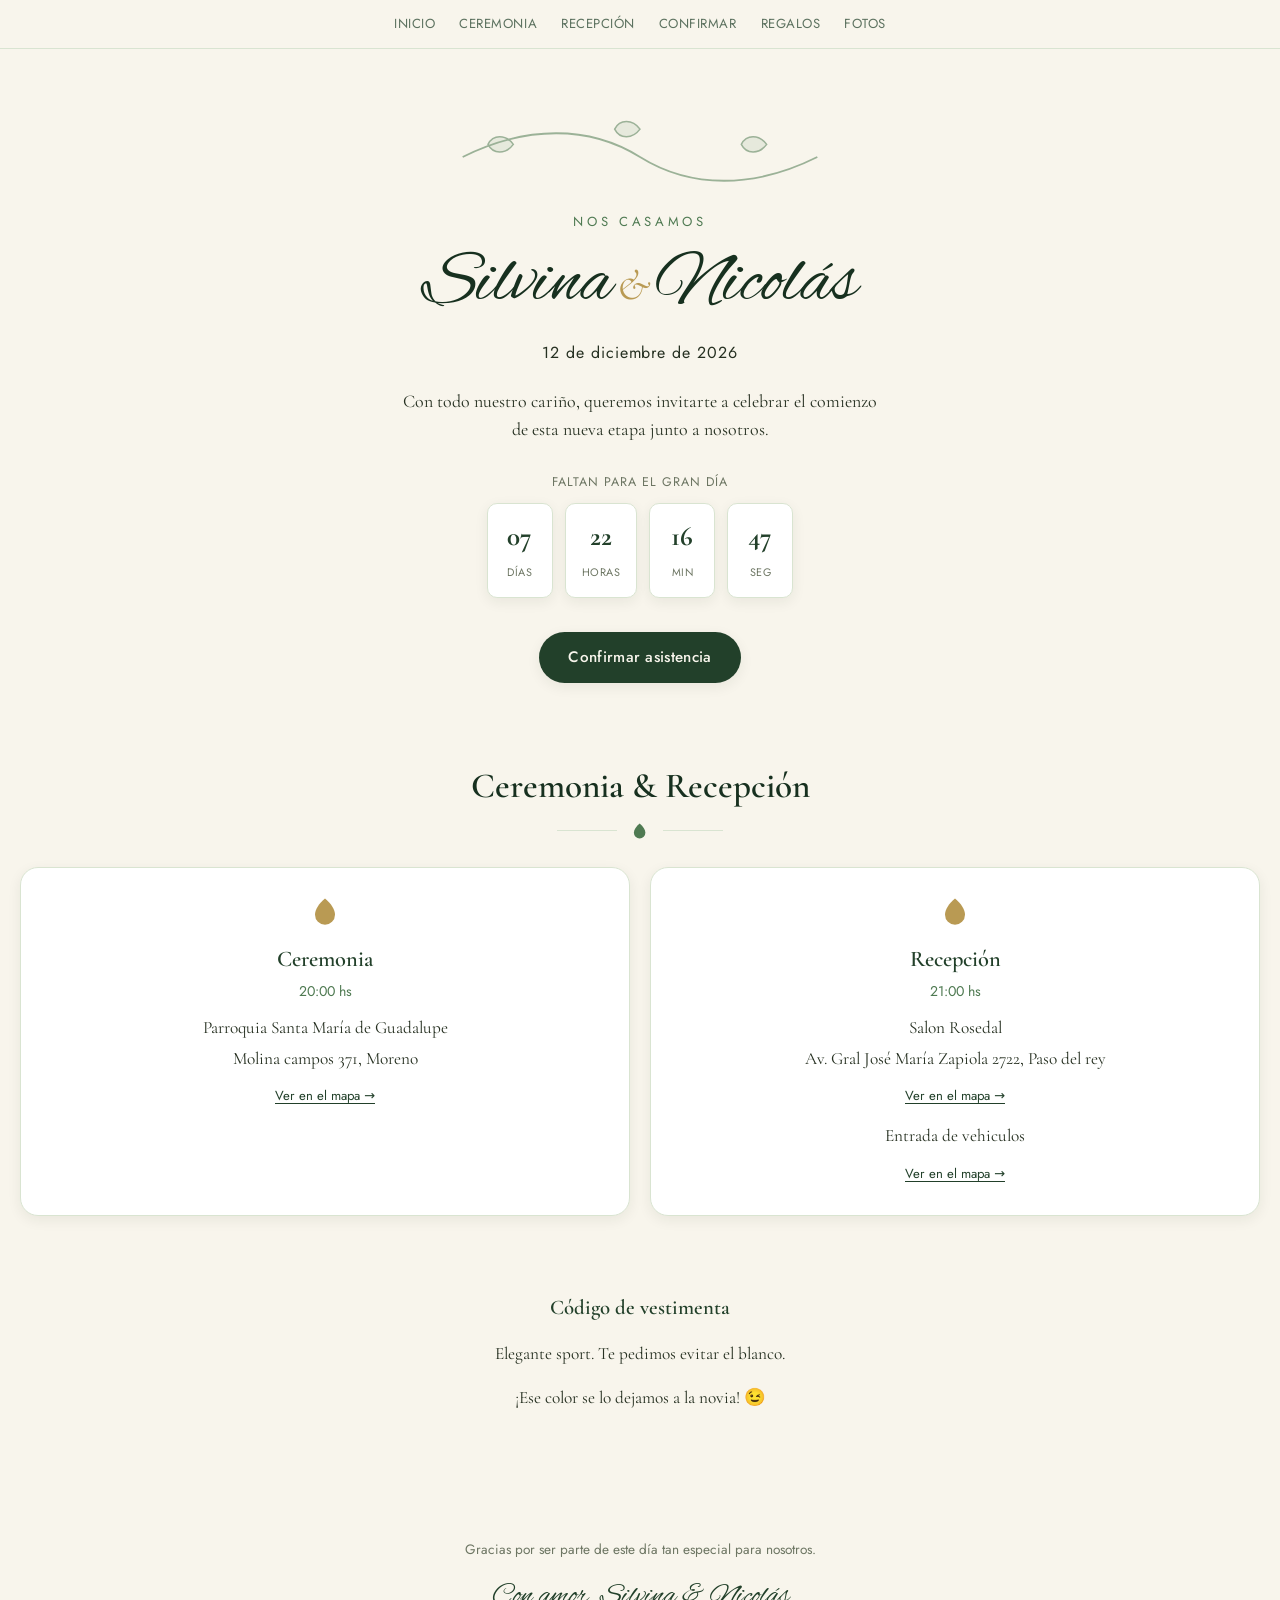
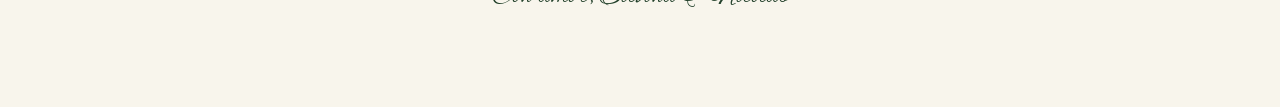
<file: index.html>
<!doctype html>
<html lang="es">
<head>
<meta charset="utf-8">
<meta name="viewport" content="width=device-width, initial-scale=1">
<title>Nuestra Boda</title>
<link rel="preconnect" href="https://fonts.googleapis.com">
<link rel="preconnect" href="https://fonts.gstatic.com" crossorigin>
<link href="https://fonts.googleapis.com/css2?family=Alex+Brush&family=Cormorant+Garamond:ital,wght@0,400;0,500;0,600;1,400&family=Jost:wght@400;500;600&display=swap" rel="stylesheet">
<link rel="stylesheet" href="theme.css">
<style>
  body { position: relative; }

  /* ---------- Hero ---------- */
  .hero {
    position: relative;
    z-index: 1;
    text-align: center;
    padding: 70px 20px 56px;
    overflow: hidden;
  }
  .hero-ornament {
    width: min(90vw, 380px);
    height: auto;
    color: var(--moss);
    opacity: 0.55;
    margin: 0 auto 8px;
  }
  .kicker {
    font-family: var(--sans);
    font-size: 0.82rem;
    letter-spacing: 0.28em;
    color: var(--moss);
    margin: 0 0 10px;
  }
  .couple-names {
    font-family: var(--script);
    font-weight: 400;
    font-size: clamp(2.6rem, 9vw, 4.6rem);
    color: var(--forest-deep);
    line-height: 1.15;
    margin: 0 0 14px;
  }
  .couple-names .amp { font-family: var(--serif); font-style: italic; font-size: 0.6em; color: var(--gold); padding: 0 6px; }
  .hero-date {
    font-family: var(--sans);
    font-size: 1rem;
    letter-spacing: 0.06em;
    color: var(--ink);
    margin: 0 0 22px;
  }
  .hero-welcome {
    max-width: 480px;
    margin: 0 auto 30px;
    color: var(--ink);
    font-size: 1.12rem;
  }

  /* ---------- Cuenta regresiva ---------- */
  .countdown-label {
    font-family: var(--sans);
    font-size: 0.78rem;
    letter-spacing: 0.08em;
    text-transform: uppercase;
    color: var(--muted);
    margin-bottom: 10px;
  }
  .countdown {
    display: flex;
    justify-content: center;
    gap: 12px;
    margin-bottom: 34px;
    flex-wrap: wrap;
  }
  .cd-box {
    background: var(--white);
    border: 1px solid var(--sage-light);
    border-radius: var(--radius-sm);
    padding: 12px 16px;
    min-width: 66px;
    box-shadow: var(--shadow-soft);
  }
  .cd-box strong { display: block; font-family: var(--serif); font-size: 1.7rem; color: var(--forest); }
  .cd-box span { font-family: var(--sans); font-size: 0.68rem; letter-spacing: 0.05em; text-transform: uppercase; color: var(--muted); }

  /* ---------- Secciones de evento ---------- */
  .section { position: relative; z-index: 1; padding: 20px 20px 56px; }
  .section-title {
    text-align: center;
    font-size: clamp(1.7rem, 5vw, 2.2rem);
    color: var(--forest-deep);
    margin-bottom: 6px;
  }
  .section-title-wrap { text-align: center; margin-bottom: 26px; }

  .event-grid {
    display: grid;
    grid-template-columns: 1fr;
    gap: 20px;
  }
  @media (min-width: 620px) {
    .event-grid { grid-template-columns: 1fr 1fr; }
  }
  .event-card { text-align: center; }
  .event-card .leaf-icon { width: 30px; height: 30px; color: var(--gold); margin-bottom: 10px; }
  .event-card h3 { font-size: 1.4rem; color: var(--forest); margin-bottom: 4px; }
  .event-card .event-time { font-family: var(--sans); font-size: 0.88rem; color: var(--moss); margin-bottom: 12px; }
  .event-card p { margin: 0 0 4px; color: var(--ink); }
  .event-card a.maps-link {
    display: inline-block;
    margin-top: 10px;
    font-family: var(--sans);
    font-size: 0.82rem;
    color: var(--forest);
    text-decoration: underline;
    text-underline-offset: 3px;
  }

  .dress-code { text-align: center; max-width: 480px; margin: 0 auto; }
  .dress-code h3 { color: var(--forest); font-size: 1.3rem; margin-bottom: 8px; }

  /* ---------- Footer ---------- */
  footer {
    position: relative;
    z-index: 1;
    text-align: center;
    padding: 40px 20px 60px;
    color: var(--muted);
    font-family: var(--sans);
    font-size: 0.85rem;
  }
  footer .signature { font-family: var(--script); font-size: 1.8rem; color: var(--forest); margin-top: 8px; }
</style>
</head>
<body>

<div class="leaves-bg" id="leaves-bg" aria-hidden="true"></div>

<nav class="site-nav">
  <a href="#inicio" id="nav-home"></a>
  <a href="#ceremonia" id="nav-ceremony"></a>
  <a href="#recepcion" id="nav-reception"></a>
  <a href="confirmar.html" id="nav-rsvp"></a>
  <a href="regalos.html" id="nav-wishlist"></a>
  <a href="fotos.html" id="nav-photos"></a>
</nav>

<header class="hero" id="inicio">
  <svg class="hero-ornament" viewBox="0 0 300 60" fill="none" xmlns="http://www.w3.org/2000/svg">
    <path d="M10 30 C 60 5, 110 5, 150 30 C 190 55, 240 55, 290 30" stroke="currentColor" stroke-width="1.4"/>
    <g stroke="currentColor" stroke-width="1.2" fill="currentColor">
      <path d="M50 20 C 44 12, 34 12, 30 20 C 34 28, 44 28, 50 20 Z" fill-opacity="0.18"/>
      <path d="M150 8 C 144 0, 134 0, 130 8 C 134 16, 144 16, 150 8 Z" fill-opacity="0.18"/>
      <path d="M250 20 C 244 12, 234 12, 230 20 C 234 28, 244 28, 250 20 Z" fill-opacity="0.18"/>
    </g>
  </svg>
  <p class="kicker" id="txt-kicker"></p>
  <h1 class="couple-names"><span id="txt-partner1"></span><span class="amp">&amp;</span><span id="txt-partner2"></span></h1>
  <p class="hero-date" id="txt-date-display"></p>
  <p class="hero-welcome" id="txt-welcome"></p>

  <p class="countdown-label" id="txt-countdown-label"></p>
  <div class="countdown" id="countdown">
    <div class="cd-box"><strong id="cd-days">00</strong><span id="cd-days-label"></span></div>
    <div class="cd-box"><strong id="cd-hours">00</strong><span id="cd-hours-label"></span></div>
    <div class="cd-box"><strong id="cd-minutes">00</strong><span id="cd-minutes-label"></span></div>
    <div class="cd-box"><strong id="cd-seconds">00</strong><span id="cd-seconds-label"></span></div>
  </div>

  <a href="confirmar.html" class="btn btn-primary" id="txt-cta" data-keep-guest></a>
</header>

<section class="section reveal" id="ceremonia">
  <div class="section-title-wrap">
    <h2 class="section-title" id="txt-section-ceremony"></h2>
    <div class="divider"><svg class="leaf-icon" viewBox="0 0 24 24" fill="currentColor"><path d="M12 2C7 6 4 11 4 15a8 8 0 0016 0c0-4-3-9-8-13z"/></svg></div>
  </div>
  <div class="event-grid">
    <div class="card event-card">
      <svg class="leaf-icon" viewBox="0 0 24 24" fill="currentColor"><path d="M12 2C7 6 4 11 4 15a8 8 0 0016 0c0-4-3-9-8-13z"/></svg>
      <h3 id="cer-title"></h3>
      <p class="event-time" id="cer-time"></p>
      <p id="cer-place"></p>
      <p id="cer-address"></p>
      <a class="maps-link" id="cer-maps" href="#" target="_blank" rel="noopener">Ver en el mapa →</a>
    </div>
    <div class="card event-card">
      <svg class="leaf-icon" viewBox="0 0 24 24" fill="currentColor"><path d="M12 2C7 6 4 11 4 15a8 8 0 0016 0c0-4-3-9-8-13z"/></svg>
      <h3 id="rec-title"></h3>
      <p class="event-time" id="rec-time"></p>
      <p id="rec-place"></p>
      <p id="rec-address"></p>
      <a class="maps-link" id="rec-maps" href="#" target="_blank" rel="noopener">Ver en el mapa →</a>
      <p id="rec-car-label" style="margin-top:14px;"></p>
      <a class="maps-link" id="rec-car-maps" href="#" target="_blank" rel="noopener">Ver en el mapa →</a>
    </div>
  </div>
</section>

<section class="section reveal dress-code" id="recepcion">
  <h3 id="dress-title"></h3>
  <p id="dress-text"></p>
  <p id="dress-text2"></p>
</section>

<footer>
  <p id="txt-footer-thanks"></p>
  <p class="signature" id="txt-footer-signature"></p>
</footer>

<script src="content.js?v=2"></script>
<script src="guests.js?v=2"></script>
<script>
(function () {
  'use strict';

  const C = CONTENT;
  const $ = (id) => document.getElementById(id);

  // ---------------------------------------------------------
  // Texto: aplica todo el contenido de content.js al DOM
  // ---------------------------------------------------------
  function applyContent() {
    document.title = C.siteTitle;

    $('nav-home').textContent = C.nav.home;
    $('nav-ceremony').textContent = C.nav.ceremony;
    $('nav-reception').textContent = C.nav.reception;
    $('nav-rsvp').textContent = C.nav.rsvp;
    $('nav-wishlist').textContent = C.nav.wishlist;
    $('nav-photos').textContent = C.nav.photos;

    $('txt-kicker').textContent = C.hero.kicker;
    $('txt-partner1').textContent = C.couple.partner1;
    $('txt-partner2').textContent = C.couple.partner2;
    $('txt-date-display').textContent = C.hero.dateDisplay;
    $('txt-welcome').textContent = C.hero.welcome;
    $('txt-cta').textContent = C.hero.ctaButton;

    $('txt-countdown-label').textContent = C.countdown.label;
    $('cd-days-label').textContent = C.countdown.days;
    $('cd-hours-label').textContent = C.countdown.hours;
    $('cd-minutes-label').textContent = C.countdown.minutes;
    $('cd-seconds-label').textContent = C.countdown.seconds;

    $('txt-section-ceremony').textContent = C.nav.ceremony + ' & ' + C.nav.reception;

    $('cer-title').textContent = C.ceremony.title;
    $('cer-time').textContent = C.ceremony.time;
    $('cer-place').textContent = C.ceremony.place;
    $('cer-address').textContent = C.ceremony.address;
    $('cer-maps').href = C.ceremony.mapsUrl;

    $('rec-title').textContent = C.reception.title;
    $('rec-time').textContent = C.reception.time;
    $('rec-place').textContent = C.reception.place;
    $('rec-address').textContent = C.reception.address;
    $('rec-maps').href = C.reception.mapsUrl;
    $('rec-car-label').textContent = C.reception.carEntranceLabel;
    $('rec-car-maps').href = C.reception.carEntranceMapsUrl;

    $('dress-title').textContent = C.dressCode.title;
    $('dress-text').textContent = C.dressCode.text;
    $('dress-text2').textContent = C.dressCode.text2;

    $('txt-footer-thanks').textContent = C.footer.thanks;
    $('txt-footer-signature').textContent = C.footer.signature;
  }

  // ---------------------------------------------------------
  // Hojas flotantes decorativas
  // ---------------------------------------------------------
  function spawnLeaves() {
    const host = $('leaves-bg');
    const total = 9;
    for (let i = 0; i < total; i++) {
      const size = 14 + (i % 4) * 6;
      const left = (i * 97) % 100;
      const duration = 14 + (i % 5) * 4;
      const delay = -(i * 3.4);
      const svg = document.createElementNS('http://www.w3.org/2000/svg', 'svg');
      svg.setAttribute('viewBox', '0 0 24 24');
      svg.setAttribute('fill', 'currentColor');
      svg.classList.add('leaf-float');
      svg.style.left = left + '%';
      svg.style.width = size + 'px';
      svg.style.height = size + 'px';
      svg.style.animationDuration = duration + 's';
      svg.style.animationDelay = delay + 's';
      svg.innerHTML = '<path d="M12 2C7 6 4 11 4 15a8 8 0 0016 0c0-4-3-9-8-13z"/>';
      host.appendChild(svg);
    }
  }

  // ---------------------------------------------------------
  // Cuenta regresiva
  // ---------------------------------------------------------
  function startCountdown() {
    const target = new Date(C.eventDateISO).getTime();
    function tick() {
      const diff = target - Date.now();
      if (isNaN(target)) return;
      if (diff <= 0) {
        $('countdown').innerHTML = '<p style="font-family:var(--sans);color:var(--forest);">' + C.countdown.todayMessage + '</p>';
        clearInterval(timer);
        return;
      }
      const d = Math.floor(diff / 86400000);
      const h = Math.floor((diff % 86400000) / 3600000);
      const m = Math.floor((diff % 3600000) / 60000);
      const s = Math.floor((diff % 60000) / 1000);
      $('cd-days').textContent = String(d).padStart(2, '0');
      $('cd-hours').textContent = String(h).padStart(2, '0');
      $('cd-minutes').textContent = String(m).padStart(2, '0');
      $('cd-seconds').textContent = String(s).padStart(2, '0');
    }
    tick();
    const timer = setInterval(tick, 1000);
  }

  // ---------------------------------------------------------
  // Revelado al hacer scroll
  // ---------------------------------------------------------
  function startRevealObserver() {
    const items = document.querySelectorAll('.reveal');
    if (!('IntersectionObserver' in window)) {
      items.forEach((el) => el.classList.add('in-view'));
      return;
    }
    const obs = new IntersectionObserver((entries) => {
      entries.forEach((entry) => {
        if (entry.isIntersecting) {
          entry.target.classList.add('in-view');
          obs.unobserve(entry.target);
        }
      });
    }, { threshold: 0.15 });
    items.forEach((el) => obs.observe(el));
  }

  // ---------------------------------------------------------
  // Arranque
  // ---------------------------------------------------------
  document.addEventListener('DOMContentLoaded', () => {
    applyContent();
    spawnLeaves();
    startCountdown();
    startRevealObserver();
    // Sin localStorage: si llegamos con ?g= (por ejemplo desde el
    // menú de otra página), lo reenviamos a todos los links propios
    // para que la identidad no se pierda al seguir navegando.
    applyGuestParamToNav(getGuestParamFromUrl());
  });
})();
</script>
</body>
</html>
</file>
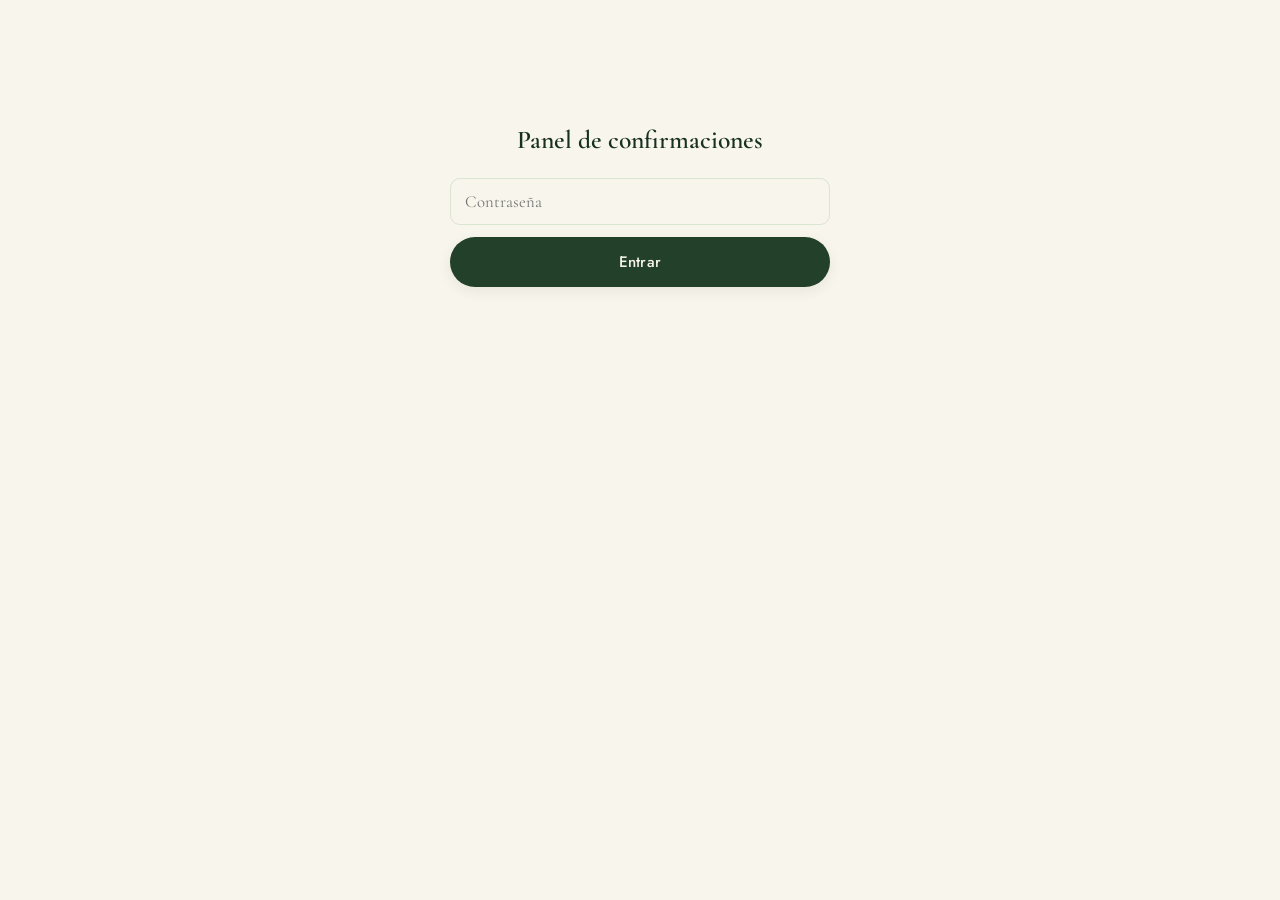
<file: confirmados.html>
<!doctype html>
<html lang="es">
<head>
<meta charset="utf-8">
<meta name="viewport" content="width=device-width, initial-scale=1">
<title>Panel de confirmaciones</title>
<link rel="preconnect" href="https://fonts.googleapis.com">
<link rel="preconnect" href="https://fonts.gstatic.com" crossorigin>
<link href="https://fonts.googleapis.com/css2?family=Cormorant+Garamond:ital,wght@0,400;0,500;0,600;1,400&family=Jost:wght@400;500;600&display=swap" rel="stylesheet">
<link rel="stylesheet" href="theme.css">
<style>
  body { padding: 40px 16px 80px; }
  .wrap { max-width: 900px; margin: 0 auto; }

  #gate { max-width: 380px; margin: 80px auto; text-align: center; }
  #gate h1 { font-size: 1.6rem; color: var(--forest-deep); margin-bottom: 18px; }
  #gate input { margin-bottom: 12px; }
  #gate .btn { width: 100%; justify-content: center; }
  #gate-error { margin-top: 10px; }

  #panel h1 { font-size: 1.8rem; color: var(--forest-deep); margin-bottom: 24px; text-align: center; }

  .stats-grid {
    display: grid;
    grid-template-columns: repeat(2, 1fr);
    gap: 14px;
    margin-bottom: 32px;
  }
  @media (min-width: 560px) { .stats-grid { grid-template-columns: repeat(auto-fit, minmax(130px, 1fr)); } }

  .back-link { display: inline-block; margin-bottom: 18px; font-family: var(--sans); font-size: 0.85rem; color: var(--moss); text-decoration: none; }
  .back-link:hover { text-decoration: underline; }

  #pending-list { list-style: none; padding: 0; margin: 0; display: flex; flex-direction: column; gap: 10px; }
  #pending-list li {
    background: var(--white);
    border: 1px solid var(--sage-light);
    border-radius: var(--radius-sm);
    padding: 12px 16px;
    font-family: var(--sans);
    display: flex; align-items: center; justify-content: space-between; gap: 12px;
    font-size: 0.9rem;
  }
  #pending-list li strong { color: var(--forest); font-family: var(--serif); font-size: 1.05rem; display: block; }
  #pending-list li span { color: var(--muted); font-size: 0.8rem; }
  #pending-list .copy-link-btn { flex: none; font-family: var(--sans); font-size: 0.8rem; padding: 8px 12px; border: 1px solid var(--sage-light); border-radius: var(--radius-sm); background: var(--cream-deep); color: var(--forest); cursor: pointer; }
  #pending-list .copy-link-btn.copied { color: var(--ok); border-color: var(--ok); }
  .pending-hint { color: var(--muted); font-family: var(--sans); font-size: 0.85rem; }
  .stat { text-align: center; padding: 18px 10px; }
  .stat strong { display: block; font-size: 2rem; color: var(--forest); font-family: var(--serif); }
  .stat span { font-family: var(--sans); font-size: 0.75rem; color: var(--muted); text-transform: uppercase; letter-spacing: 0.03em; }

  h2 { font-size: 1.2rem; color: var(--forest); margin: 30px 0 12px; }

  #diet-breakdown { list-style: none; padding: 0; margin: 0; display: flex; flex-wrap: wrap; gap: 10px; }
  #diet-breakdown li {
    font-family: var(--sans);
    font-size: 0.85rem;
    background: var(--white);
    border: 1px solid var(--sage-light);
    border-radius: 999px;
    padding: 8px 16px;
  }
  #diet-breakdown li strong { color: var(--forest); }

  .table-controls { display: flex; justify-content: flex-end; gap: 10px; margin: 20px 0 10px; }

  .table-scroll { overflow-x: auto; border: 1px solid var(--sage-light); border-radius: var(--radius-sm); background: var(--white); }
  table { width: 100%; border-collapse: collapse; font-family: var(--sans); font-size: 0.88rem; min-width: 560px; }
  th, td { text-align: left; padding: 10px 14px; border-bottom: 1px solid var(--sage-light); white-space: nowrap; }
  th { background: var(--cream-deep); color: var(--forest-deep); font-weight: 600; }
  tr:last-child td { border-bottom: none; }
  td.attend-yes { color: var(--ok); font-weight: 600; }
  td.attend-no { color: var(--error); font-weight: 600; }

  #comments-list { list-style: none; padding: 0; margin: 0; }
  #comments-list li {
    background: var(--white);
    border: 1px solid var(--sage-light);
    border-radius: var(--radius-sm);
    padding: 12px 16px;
    margin-bottom: 10px;
  }
  #comments-list li strong { color: var(--forest); display: block; font-family: var(--sans); font-size: 0.78rem; text-transform: uppercase; letter-spacing: 0.03em; margin-bottom: 4px; }

  .empty { text-align: center; color: var(--muted); padding: 30px 0; font-family: var(--sans); }

</style>
</head>
<body>

<div class="wrap">
  <div id="gate">
    <h1 id="gate-title"></h1>
    <input type="password" id="admin-pass" autocomplete="off">
    <button class="btn btn-primary" id="gate-btn"></button>
    <div id="gate-error" class="status-msg error"></div>
  </div>

  <div id="panel" hidden>
    <a class="back-link" href="index.html" id="back-link"></a>
    <h1 id="panel-heading"></h1>

    <div class="stats-grid">
      <div class="card stat"><strong id="stat-parties">0</strong><span id="lbl-stat-parties"></span></div>
      <div class="card stat"><strong id="stat-people">0</strong><span id="lbl-stat-people"></span></div>
      <div class="card stat"><strong id="stat-attending">0</strong><span id="lbl-stat-attending"></span></div>
      <div class="card stat"><strong id="stat-not-attending">0</strong><span id="lbl-stat-not-attending"></span></div>
      <div class="card stat" id="stat-pending-card" hidden><strong id="stat-pending">0</strong><span id="lbl-stat-pending"></span></div>
      <div class="card stat" id="stat-pending-people-card" hidden><strong id="stat-pending-people">0</strong><span id="lbl-stat-pending-people"></span></div>
    </div>

    <h2 id="pending-title"></h2>
    <ul id="pending-list"></ul>
    <p class="empty" id="pending-empty" hidden></p>
    <p class="pending-hint" id="pending-hint" hidden></p>

    <h2 id="diet-title"></h2>
    <ul id="diet-breakdown"></ul>

    <div class="table-controls">
      <button class="btn btn-outline" id="export-csv-btn"></button>
      <button class="btn btn-outline" id="refresh-btn"></button>
    </div>

    <div class="table-scroll">
      <table>
        <thead>
          <tr>
            <th id="th-group"></th>
            <th id="th-name"></th>
            <th id="th-attending"></th>
            <th id="th-diet"></th>
            <th id="th-updated"></th>
          </tr>
        </thead>
        <tbody id="rsvp-tbody"></tbody>
      </table>
      <p class="empty" id="table-empty" hidden></p>
    </div>

    <h2 id="comments-title"></h2>
    <ul id="comments-list"></ul>
    <p class="empty" id="comments-empty" hidden></p>

  </div>
</div>

<script src="config.js?v=2"></script>
<script src="content.js?v=2"></script>
<script src="guests.js?v=2"></script>
<script>
(function () {
  'use strict';

  const C = CONTENT.admin;
  const DIET_LABELS = CONTENT.rsvp.dietOptions;
  const $ = (id) => document.getElementById(id);

  let latestRsvps = null;
  let sessionPassword = null;

  function applyStaticText() {
    $('back-link').textContent = CONTENT.common.backToInvite;
    $('gate-title').textContent = C.title;
    $('admin-pass').placeholder = C.passwordPlaceholder;
    $('gate-btn').textContent = C.enter;
    $('panel-heading').textContent = C.heading;
    $('lbl-stat-parties').textContent = C.statParties;
    $('lbl-stat-people').textContent = C.statPeople;
    $('lbl-stat-attending').textContent = C.statAttending;
    $('lbl-stat-not-attending').textContent = C.statNotAttending;
    $('lbl-stat-pending').textContent = C.statPending;
    $('lbl-stat-pending-people').textContent = C.statPendingPeople;
    $('pending-title').textContent = C.pendingTitle;
    $('pending-empty').textContent = C.pendingEmpty;
    $('pending-hint').textContent = C.pendingSetupHint;
    $('diet-title').textContent = C.dietBreakdownTitle;
    $('th-group').textContent = C.tableGroup;
    $('th-name').textContent = C.tableName;
    $('th-attending').textContent = C.tableAttending;
    $('th-diet').textContent = C.tableDiet;
    $('th-updated').textContent = C.tableUpdated;
    $('export-csv-btn').textContent = C.exportCsv;
    $('refresh-btn').textContent = C.refresh;
    $('comments-title').textContent = C.commentsTitle;
    $('table-empty').textContent = C.empty;
    $('comments-empty').textContent = C.noComments;
  }

  function dietLabel(person) {
    if (!person.diet || person.diet.length === 0) return '—';
    return person.diet.map((key) => {
      if (key === 'other' && person.dietOther) return DIET_LABELS.other + ': ' + person.dietOther;
      return DIET_LABELS[key] || key;
    }).join(', ');
  }

  function formatDate(iso) {
    try {
      return new Date(iso).toLocaleString('es-AR', { dateStyle: 'medium', timeStyle: 'short' });
    } catch (e) {
      return iso || '';
    }
  }

  function render(rsvps) {
    latestRsvps = rsvps;
    const parties = Object.values(rsvps || {}).filter(hasAnswered);
    const allPeople = parties.flatMap((party) => party.people.map((p) => ({ ...p, group: party.label || party.guest, updatedAt: party.updatedAt })));

    const attending = allPeople.filter((p) => p.attending);
    const notAttending = allPeople.filter((p) => !p.attending);

    $('stat-parties').textContent = parties.length;
    $('stat-people').textContent = allPeople.length;
    $('stat-attending').textContent = attending.length;
    $('stat-not-attending').textContent = notAttending.length;

    renderPending(rsvps);

    const dietCounts = {};
    attending.forEach((p) => {
      (p.diet || []).forEach((key) => {
        const label = key === 'other' ? DIET_LABELS.other : (DIET_LABELS[key] || key);
        dietCounts[label] = (dietCounts[label] || 0) + 1;
      });
    });
    const dietEntries = Object.entries(dietCounts);
    $('diet-breakdown').innerHTML = dietEntries.length
      ? dietEntries.map(([label, count]) => '<li><strong>' + count + '</strong> ' + escapeHtml(label) + '</li>').join('')
      : '<li>—</li>';

    const tbody = $('rsvp-tbody');
    tbody.innerHTML = '';
    $('table-empty').hidden = allPeople.length > 0;
    allPeople
      .sort((a, b) => (a.group || '').localeCompare(b.group || ''))
      .forEach((p) => {
        const tr = document.createElement('tr');
        tr.innerHTML =
          '<td>' + escapeHtml(p.group) + '</td>' +
          '<td>' + escapeHtml(p.name) + '</td>' +
          '<td class="' + (p.attending ? 'attend-yes' : 'attend-no') + '">' + (p.attending ? C.yes : C.no) + '</td>' +
          '<td>' + escapeHtml(dietLabel(p)) + '</td>' +
          '<td>' + escapeHtml(formatDate(p.updatedAt)) + '</td>';
        tbody.appendChild(tr);
      });

    const commentsList = $('comments-list');
    const withComments = parties.filter((p) => p.comments && p.comments.trim());
    commentsList.innerHTML = withComments
      .map((p) => '<li><strong>' + escapeHtml(p.label || p.guest) + '</strong>' + escapeHtml(p.comments) + '</li>')
      .join('');
    $('comments-empty').hidden = withComments.length > 0;

  }


  // ¿Este grupo ya respondió? (alguna persona tiene sí/no marcado)
  function hasAnswered(rec) {
    return !!rec && Array.isArray(rec.people) &&
      rec.people.some((p) => typeof p.attending === 'boolean');
  }

  // Los grupos "precargados" son los registros de rsvps.json en Drive
  // que todavía no tienen ninguna respuesta.
  function renderPending(rsvps) {
    const all = Object.values(rsvps || {});
    const hasGroups = all.length > 0;
    $('pending-hint').hidden = hasGroups;
    $('stat-pending-card').hidden = !hasGroups;
    $('stat-pending-people-card').hidden = !hasGroups;
    if (!hasGroups) {
      $('pending-list').innerHTML = '';
      $('pending-empty').hidden = true;
      return;
    }

    const pending = all.filter((r) => !hasAnswered(r));
    $('stat-pending').textContent = pending.length;
    $('stat-pending-people').textContent = pending.reduce((n, r) => n + (r.people ? r.people.length : 0), 0);

    $('pending-list').innerHTML = pending
      .map((r) => {
        const names = (r.people && r.people.length) ? escapeHtml(r.people.map((p) => p.name).join(', ')) : '';
        const namesLine = names ? '<span>' + names + '</span>' : '';
        return '<li><div><strong>' + escapeHtml(r.label || r.guest) + '</strong>' + namesLine + '</div>' +
          '<button type="button" class="copy-link-btn" data-slug="' + escapeHtml(r.guest) + '">' + escapeHtml(CONTENT.admin.copyLink) + '</button></li>';
      })
      .join('');
    $('pending-empty').hidden = pending.length > 0;
  }

  function escapeHtml(str) {
    const div = document.createElement('div');
    div.textContent = str == null ? '' : String(str);
    return div.innerHTML;
  }



  async function fetchSummary(password) {
    const res = await fetch(APPS_SCRIPT_URL, {
      method: 'POST',
      headers: { 'Content-Type': 'text/plain;charset=utf-8' },
      body: JSON.stringify({ action: 'summary', key: password })
    });
    return res.json();
  }

  async function tryEnter(password) {
    $('gate-error').textContent = '';
    const result = await fetchSummary(password);
    if (!result.ok) {
      $('gate-error').textContent = C.wrongPassword;
      return;
    }
    sessionPassword = password;
    sessionStorage.setItem('weddingAdminPass', password);
    $('gate').hidden = true;
    $('panel').hidden = false;
    render(result.rsvps);
  }

  function csvEscape(value) {
    const str = String(value == null ? '' : value);
    if (/[",\n]/.test(str)) return '"' + str.replace(/"/g, '""') + '"';
    return str;
  }

  function exportCsv() {
    if (!latestRsvps) return;
    const rows = [['Grupo', 'Nombre', 'Asiste', 'Restricciones', 'Comentarios', 'Actualizado']];
    Object.values(latestRsvps).forEach((party) => {
      (party.people || []).forEach((p) => {
        rows.push([
          party.label || party.guest,
          p.name,
          typeof p.attending === 'boolean' ? (p.attending ? C.yes : C.no) : C.noAnswer,
          dietLabel(p),
          party.comments || '',
          party.updatedAt ? formatDate(party.updatedAt) : ''
        ]);
      });
    });
    const csv = rows.map((row) => row.map(csvEscape).join(',')).join('\n');
    const blob = new Blob([csv], { type: 'text/csv;charset=utf-8;' });
    const url = URL.createObjectURL(blob);
    const a = document.createElement('a');
    a.href = url;
    a.download = 'confirmaciones.csv';
    document.body.appendChild(a);
    a.click();
    a.remove();
    URL.revokeObjectURL(url);
  }

  document.addEventListener('DOMContentLoaded', () => {
    applyStaticText();

    $('gate-btn').addEventListener('click', () => tryEnter($('admin-pass').value));
    $('admin-pass').addEventListener('keydown', (e) => {
      if (e.key === 'Enter') { e.preventDefault(); $('gate-btn').click(); }
    });
    $('refresh-btn').addEventListener('click', async () => {
      if (!sessionPassword) return;
      const result = await fetchSummary(sessionPassword);
      if (result.ok) render(result.rsvps);
    });
    $('export-csv-btn').addEventListener('click', exportCsv);

    $('pending-list').addEventListener('click', async (e) => {
      const btn = e.target.closest('.copy-link-btn');
      if (!btn) return;
      const link = new URL('index.html?g=' + encodeURIComponent(btn.dataset.slug), window.location.href).href;
      try {
        await navigator.clipboard.writeText(link);
      } catch (err) {
        window.prompt(CONTENT.admin.copyLinkFallback, link);
        return;
      }
      btn.textContent = CONTENT.admin.linkCopied;
      btn.classList.add('copied');
      setTimeout(() => { btn.textContent = CONTENT.admin.copyLink; btn.classList.remove('copied'); }, 1800);
    });

    const remembered = sessionStorage.getItem('weddingAdminPass');
    if (remembered) {
      $('admin-pass').value = remembered;
      tryEnter(remembered);
    }
  });
})();
</script>
</body>
</html>
</file>
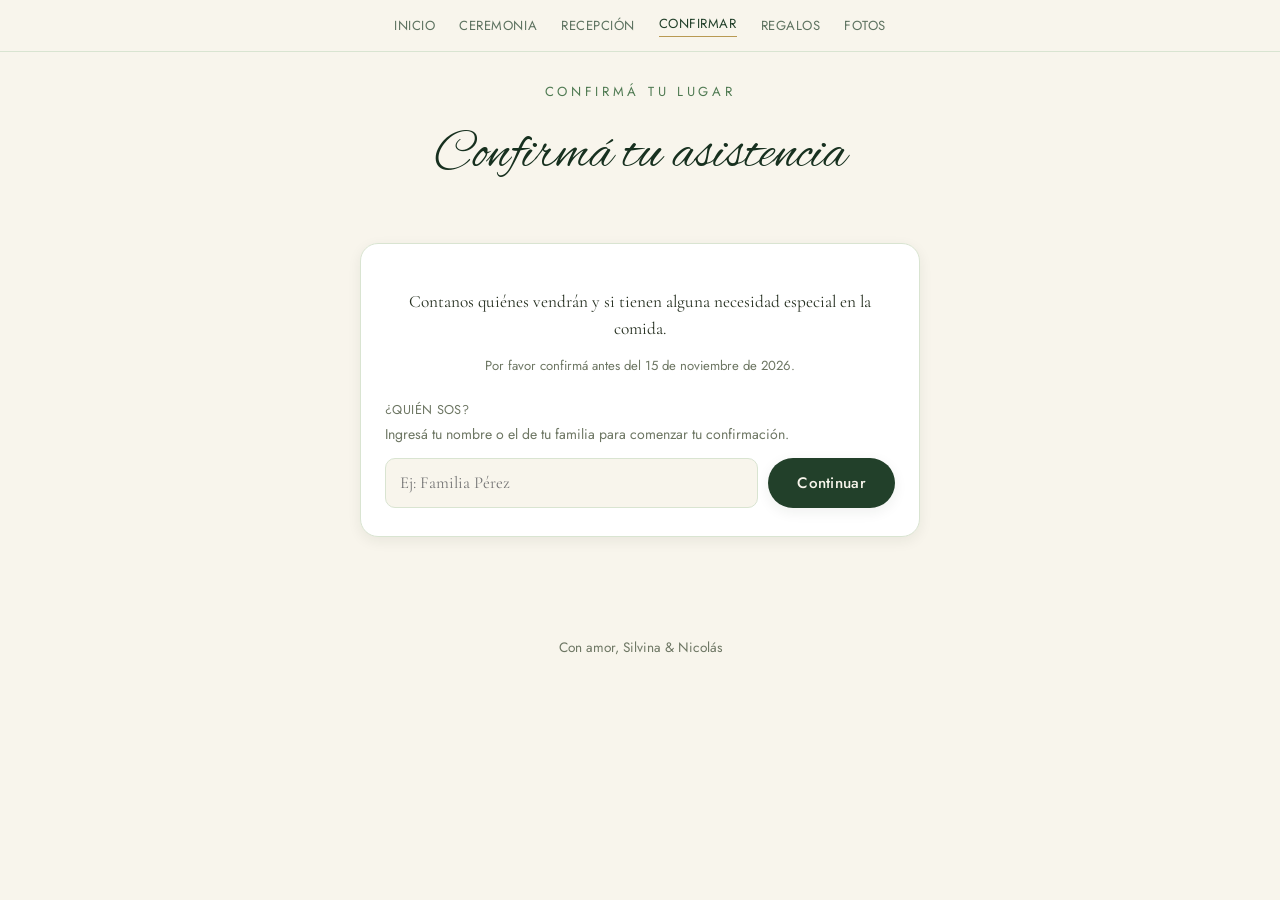
<file: confirmar.html>
<!doctype html>
<html lang="es">
<head>
<meta charset="utf-8">
<meta name="viewport" content="width=device-width, initial-scale=1">
<title>Confirmar asistencia</title>
<link rel="preconnect" href="https://fonts.googleapis.com">
<link rel="preconnect" href="https://fonts.gstatic.com" crossorigin>
<link href="https://fonts.googleapis.com/css2?family=Alex+Brush&family=Cormorant+Garamond:ital,wght@0,400;0,500;0,600;1,400&family=Jost:wght@400;500;600&display=swap" rel="stylesheet">
<link rel="stylesheet" href="theme.css">
<style>
  body { position: relative; }

  #setup-warning {
    position: relative;
    z-index: 2;
    background: #fff3ea;
    border-bottom: 1px solid var(--gold);
    color: #6b4a2c;
    padding: 12px 20px;
    font-family: var(--sans);
    font-size: 0.85rem;
    text-align: center;
    display: none;
  }

  header.hero {
    position: relative;
    z-index: 1;
    text-align: center;
    padding: 30px 20px 10px;
  }
  .kicker {
    font-family: var(--sans);
    font-size: 0.82rem;
    letter-spacing: 0.28em;
    color: var(--moss);
    margin: 0 0 10px;
  }
  h1.page-title {
    font-family: var(--script);
    font-weight: 400;
    font-size: clamp(2.2rem, 8vw, 3.4rem);
    color: var(--forest-deep);
    margin: 0 0 16px;
  }

  .section { position: relative; z-index: 1; padding: 20px 20px 56px; }

  /* ---------- RSVP ---------- */
  .rsvp-card { max-width: 560px; margin: 0 auto; }
  .rsvp-intro { text-align: center; color: var(--ink); margin-bottom: 4px; }
  .rsvp-deadline { text-align: center; font-family: var(--sans); font-size: 0.82rem; color: var(--muted); margin-bottom: 24px; }

  .identify-row { display: flex; gap: 10px; flex-wrap: wrap; }
  .identify-row input { flex: 1; min-width: 180px; }

  .confirming-for {
    font-family: var(--sans);
    font-size: 0.85rem;
    color: var(--muted);
    margin-bottom: 20px;
    display: flex;
    align-items: center;
    justify-content: space-between;
    flex-wrap: wrap;
    gap: 8px;
  }
  .confirming-for strong { color: var(--forest); font-family: var(--serif); font-size: 1.05rem; }

  .person-row {
    border: 1px solid var(--sage-light);
    border-radius: var(--radius-sm);
    padding: 18px;
    margin-bottom: 16px;
    background: var(--cream);
  }
  .person-row-top { display: flex; gap: 10px; align-items: flex-end; margin-bottom: 14px; }
  .person-row-top .field { flex: 1; }
  .remove-person-btn {
    background: none;
    border: none;
    color: var(--error);
    font-family: var(--sans);
    font-size: 0.8rem;
    cursor: pointer;
    padding: 12px 4px;
    white-space: nowrap;
  }
  .field-block { margin-bottom: 14px; }
  .field-block:last-child { margin-bottom: 0; }
  .diet-other-input { margin-top: 8px; }
  .name-label { font-family: var(--serif); font-size: 1.15rem; color: var(--forest); padding: 10px 0; }


  #rsvp-status { text-align: center; margin-top: 14px; }
  .edit-hint {
    text-align: center;
    font-family: var(--sans);
    font-size: 0.8rem;
    color: var(--muted);
    margin-top: 16px;
  }
  #copy-link-btn { display: block; margin: 10px auto 0; }

  footer {
    position: relative;
    z-index: 1;
    text-align: center;
    padding: 30px 20px 50px;
    color: var(--muted);
    font-family: var(--sans);
    font-size: 0.85rem;
  }
</style>
</head>
<body>

<div class="leaves-bg" id="leaves-bg" aria-hidden="true"></div>

<div id="setup-warning">
  ⚠️ Esta página aún no está conectada. Abrí <code>config.js</code> y pegá la URL de tu Web App de Google Apps Script.
</div>

<nav class="site-nav">
  <a href="index.html#inicio" id="nav-home"></a>
  <a href="index.html#ceremonia" id="nav-ceremony"></a>
  <a href="index.html#recepcion" id="nav-reception"></a>
  <a href="confirmar.html" id="nav-rsvp" class="active"></a>
  <a href="regalos.html" id="nav-wishlist"></a>
  <a href="fotos.html" id="nav-photos"></a>
</nav>

<header class="hero">
  <p class="kicker" id="txt-kicker"></p>
  <h1 class="page-title" id="txt-title"></h1>
</header>

<section class="section">
  <div class="card rsvp-card">
    <p class="rsvp-intro" id="txt-rsvp-intro"></p>
    <p class="rsvp-deadline" id="txt-rsvp-deadline"></p>

    <!-- Paso 1: identificación -->
    <div id="identify-step">
      <label for="identify-input" id="lbl-identify-title"></label>
      <p class="status-msg muted" id="txt-identify-text" style="margin-top:-2px;margin-bottom:12px;"></p>
      <div class="identify-row">
        <input type="text" id="identify-input" maxlength="150" list="guest-suggestions" autocomplete="off">
        <datalist id="guest-suggestions"></datalist>
        <button type="button" class="btn btn-primary" id="identify-continue-btn"></button>
      </div>
    </div>

    <!-- Cargando -->
    <div id="rsvp-loading" class="status-msg muted" hidden></div>

    <!-- Paso 2: formulario RSVP -->
    <form id="rsvp-form" hidden>
      <div class="confirming-for">
        <span><span id="txt-confirming-for"></span> <strong id="confirming-label"></strong></span>
      </div>

      <div id="people-list"></div>

      <div class="field-block">
        <label for="comments" id="lbl-comments"></label>
        <textarea id="comments" maxlength="2000"></textarea>
      </div>

      <button type="submit" class="btn btn-primary" id="submit-btn" style="width:100%;justify-content:center;"></button>
      <div id="rsvp-status" class="status-msg"></div>
      <p class="edit-hint" style="display: none;" id="txt-edit-hint"></p>
      <button type="button" class="btn-text" style="display: none;" id="copy-link-btn"></button>
    </form>
  </div>
</section>

<footer>
  <p id="txt-footer-signature"></p>
</footer>

<script src="config.js?v=2"></script>
<script src="content.js?v=2"></script>
<script src="guests.js?v=2"></script>
<script>
(function () {
  'use strict';

  const C = CONTENT;
  const $ = (id) => document.getElementById(id);

  const DIET_KEYS = ['vegan', 'vegetarian', 'celiac', 'lactose', 'hypertensive', 'other'];

  // ---------------------------------------------------------
  // Texto: aplica todo el contenido de content.js al DOM
  // ---------------------------------------------------------
  function applyContent() {
    document.title = C.rsvp.title + ' — ' + C.siteTitle;

    $('nav-home').textContent = C.nav.home;
    $('nav-ceremony').textContent = C.nav.ceremony;
    $('nav-reception').textContent = C.nav.reception;
    $('nav-rsvp').textContent = C.nav.rsvp;
    $('nav-wishlist').textContent = C.nav.wishlist;
    $('nav-photos').textContent = C.nav.photos;

    $('txt-kicker').textContent = C.rsvp.kicker;
    $('txt-title').textContent = C.rsvp.title;
    $('txt-rsvp-intro').textContent = C.rsvp.intro;
    $('txt-rsvp-deadline').textContent = C.rsvp.deadlineText;

    $('lbl-identify-title').textContent = C.identify.title;
    $('txt-identify-text').textContent = C.identify.text;
    $('identify-input').placeholder = C.identify.placeholder;
    $('identify-continue-btn').textContent = C.identify.continue;

    $('rsvp-loading').textContent = C.rsvp.loading;

    $('txt-confirming-for').textContent = C.rsvp.confirmingFor;
    $('lbl-comments').textContent = C.rsvp.commentsLabel;
    $('comments').placeholder = C.rsvp.commentsPlaceholder;
    $('submit-btn').textContent = C.rsvp.submit;
    $('txt-edit-hint').textContent = C.rsvp.editHint;
    $('copy-link-btn').textContent = C.rsvp.copyLink;

    $('txt-footer-signature').textContent = C.footer.signature;
  }

  // ---------------------------------------------------------
  // Hojas flotantes decorativas
  // ---------------------------------------------------------
  function spawnLeaves() {
    const host = $('leaves-bg');
    const total = 9;
    for (let i = 0; i < total; i++) {
      const size = 14 + (i % 4) * 6;
      const left = (i * 97) % 100;
      const duration = 14 + (i % 5) * 4;
      const delay = -(i * 3.4);
      const svg = document.createElementNS('http://www.w3.org/2000/svg', 'svg');
      svg.setAttribute('viewBox', '0 0 24 24');
      svg.setAttribute('fill', 'currentColor');
      svg.classList.add('leaf-float');
      svg.style.left = left + '%';
      svg.style.width = size + 'px';
      svg.style.height = size + 'px';
      svg.style.animationDuration = duration + 's';
      svg.style.animationDelay = delay + 's';
      svg.innerHTML = '<path d="M12 2C7 6 4 11 4 15a8 8 0 0016 0c0-4-3-9-8-13z"/>';
      host.appendChild(svg);
    }
  }

  // ---------------------------------------------------------
  // Utilidades
  // ---------------------------------------------------------
  // slugifyGuestLabel() y GUEST_LIST vienen de guests.js.
  var slugify = slugifyGuestLabel;

  function populateGuestSuggestions() {
    const dl = $('guest-suggestions');
    if (!dl || typeof GUEST_LIST === 'undefined') return;
    dl.innerHTML = '';
    GUEST_LIST.forEach((g) => {
      const opt = document.createElement('option');
      opt.value = g.label;
      dl.appendChild(opt);
    });
  }

  function isConfigured() {
    return typeof APPS_SCRIPT_URL === 'string' && APPS_SCRIPT_URL.indexOf('PASTE_YOUR') === -1;
  }

  // ---------------------------------------------------------
  // Filas de personas (formulario RSVP)
  // ---------------------------------------------------------
  let personCounter = 0;

  function buildDietChips(rowId, selected, otherValue) {
    const wrap = document.createElement('div');
    wrap.className = 'chip-group';
    DIET_KEYS.forEach((key) => {
      const label = document.createElement('label');
      label.className = 'chip' + (selected.indexOf(key) !== -1 ? ' checked' : '');
      const cb = document.createElement('input');
      cb.type = 'checkbox';
      cb.value = key;
      cb.checked = selected.indexOf(key) !== -1;
      cb.dataset.role = 'diet';
      cb.addEventListener('change', () => {
        label.classList.toggle('checked', cb.checked);
        updateOtherVisibility(rowId);
      });
      label.appendChild(cb);
      label.appendChild(document.createTextNode(C.rsvp.dietOptions[key]));
      wrap.appendChild(label);
    });
    return wrap;
  }

  function updateOtherVisibility(rowId) {
    const row = document.getElementById(rowId);
    if (!row) return;
    const otherChecked = row.querySelector('input[data-role="diet"][value="other"]').checked;
    row.querySelector('.diet-other-input').hidden = !otherChecked;
  }

  function createPersonRow(data, locked) {
    data = data || {};
    personCounter += 1;
    const rowId = 'person-' + personCounter;

    const row = document.createElement('div');
    row.className = 'person-row';
    row.id = rowId;

    // Nombre + botón quitar
    const top = document.createElement('div');
    top.className = 'person-row-top';

    const field = document.createElement('div');
    field.className = 'field';
    const nameInput = document.createElement('input');
    nameInput.type = 'text';
    nameInput.maxLength = 120;
    nameInput.placeholder = C.rsvp.namePlaceholder;
    nameInput.dataset.role = 'name';
    nameInput.value = data.name || '';
    // Grupo precargado: el nombre no se puede cambiar (salvo un
    // "Acompañante" genérico, que el invitado completa) ni se puede
    // quitar a nadie.
    let nameLabel = null;
    const isPlaceholder = /^acompa(ñ|n)ante$/i.test((data.name || '').trim());
    if (locked && !isPlaceholder) {
      nameLabel = document.createElement('div');
      nameLabel.className = 'name-label';
      nameLabel.dataset.role = 'name';
      nameLabel.dataset.value = data.name || '';
      nameLabel.textContent = data.name || '';
    }
    field.appendChild(nameLabel || nameInput);
    top.appendChild(field);

    if (!locked) {
      const removeBtn = document.createElement('button');
      removeBtn.type = 'button';
      removeBtn.className = 'remove-person-btn';
      removeBtn.textContent = '✕ ' + C.rsvp.removePerson;
      removeBtn.addEventListener('click', () => {
        if (document.querySelectorAll('.person-row').length <= 1) return;
        row.remove();
      });
      top.appendChild(removeBtn);
    }
    row.appendChild(top);

    // Asistencia
    const attBlock = document.createElement('div');
    attBlock.className = 'field-block';
    const attLabel = document.createElement('label');
    attLabel.textContent = C.rsvp.attendingLabel;
    attBlock.appendChild(attLabel);

    const pillGroup = document.createElement('div');
    pillGroup.className = 'pill-group';
    pillGroup.dataset.role = 'attending';

    const yesBtn = document.createElement('button');
    yesBtn.type = 'button';
    yesBtn.className = 'pill' + (data.attending === true ? ' selected' : '');
    yesBtn.textContent = C.rsvp.yes;
    yesBtn.dataset.value = 'yes';

    const noBtn = document.createElement('button');
    noBtn.type = 'button';
    noBtn.className = 'pill no' + (data.attending === false ? ' selected' : '');
    noBtn.textContent = C.rsvp.no;
    noBtn.dataset.value = 'no';

    function selectAttendance(value) {
      yesBtn.classList.toggle('selected', value === 'yes');
      noBtn.classList.toggle('selected', value === 'no');
      pillGroup.dataset.value = value;
      dietSection.hidden = value !== 'yes';
    }
    yesBtn.addEventListener('click', () => selectAttendance('yes'));
    noBtn.addEventListener('click', () => selectAttendance('no'));

    pillGroup.appendChild(yesBtn);
    pillGroup.appendChild(noBtn);
    attBlock.appendChild(pillGroup);
    row.appendChild(attBlock);

    // Restricciones alimentarias (solo si asiste)
    const dietSection = document.createElement('div');
    dietSection.className = 'field-block';
    dietSection.hidden = data.attending !== true;
    const dietLabel = document.createElement('label');
    dietLabel.textContent = C.rsvp.dietLabel;
    dietSection.appendChild(dietLabel);
    dietSection.appendChild(buildDietChips(rowId, data.diet || [], data.dietOther || ''));

    const otherInput = document.createElement('input');
    otherInput.type = 'text';
    otherInput.className = 'diet-other-input';
    otherInput.maxLength = 300;
    otherInput.placeholder = C.rsvp.dietOtherPlaceholder;
    otherInput.dataset.role = 'dietOther';
    otherInput.value = data.dietOther || '';
    otherInput.hidden = (data.diet || []).indexOf('other') === -1;
    dietSection.appendChild(otherInput);

    row.appendChild(dietSection);

    if (data.attending === true) {
      // set pill state now that dietSection exists
      selectAttendance('yes');
    } else if (data.attending === false) {
      selectAttendance('no');
    }

    return row;
  }

  function addPersonRow(data, locked) {
    $('people-list').appendChild(createPersonRow(data, locked));
  }

  function collectPeople() {
    const rows = document.querySelectorAll('.person-row');
    const people = [];
    let missingName = false;
    let missingAttendance = false;

    rows.forEach((row) => {
      const nameEl = row.querySelector('[data-role="name"]');
      const name = (nameEl.dataset.value !== undefined ? nameEl.dataset.value : nameEl.value).trim();
      const pillGroup = row.querySelector('[data-role="attending"]');
      const attValue = pillGroup.dataset.value;
      if (!name) { missingName = true; return; }
      if (!attValue) { missingAttendance = true; return; }

      const diet = [];
      row.querySelectorAll('input[data-role="diet"]:checked').forEach((cb) => diet.push(cb.value));
      const dietOther = row.querySelector('[data-role="dietOther"]').value.trim();

      people.push({
        name: name,
        attending: attValue === 'yes',
        diet: diet,
        dietOther: diet.indexOf('other') !== -1 ? dietOther : ''
      });
    });

    return { people, missingName, missingAttendance };
  }

  // ---------------------------------------------------------
  // Backend
  // ---------------------------------------------------------
  // Apps Script a veces contesta con una página HTML de error (cuota,
  // sobrecarga) en vez de JSON. Es pasajero: reintentamos.
  async function withRetry(fn) {
    let lastErr;
    for (let attempt = 0; attempt < 3; attempt++) {
      try {
        return await fn();
      } catch (err) {
        lastErr = err;
        if (!/JSON|Unexpected token/i.test(String(err && err.message))) throw err;
        await new Promise((r) => setTimeout(r, 1500 * (attempt + 1)));
      }
    }
    throw lastErr;
  }

  async function fetchGuest(guestId) {
    const url = APPS_SCRIPT_URL + '?action=get&guest=' + encodeURIComponent(guestId);
    return withRetry(async () => (await fetch(url)).json());
  }

  async function saveGuest(payload) {
    return withRetry(async () => {
      const res = await fetch(APPS_SCRIPT_URL, {
        method: 'POST',
        headers: { 'Content-Type': 'text/plain;charset=utf-8' },
        body: JSON.stringify(payload)
      });
      return res.json();
    });
  }
  // ---------------------------------------------------------
  // Flujo de identificación + RSVP
  // ---------------------------------------------------------
  let currentGuestId = null;
  let currentLabel = null;

  function setUrlGuest(guestId) {
    const url = new URL(window.location.href);
    url.searchParams.set('g', guestId);
    window.history.replaceState(null, '', url.toString());
  }

  // Sin localStorage: la identidad sólo vive en el ?g= de la URL. Para
  // que navegar por el menú no la pierda, reescribimos TODOS sus links
  // con el mismo ?g= cada vez que cambia (applyGuestParamToNav viene
  // de guests.js).
  function updateNavLinks() {
    applyGuestParamToNav(currentGuestId);
  }

  function showIdentifyStep() {
    $('identify-step').hidden = false;
    $('rsvp-form').hidden = true;
    $('rsvp-loading').hidden = true;
  }

  async function loadGuest(guestId, label) {
    currentGuestId = guestId;
    currentLabel = label || guestId;
    setUrlGuest(guestId);
    updateNavLinks();

    $('identify-step').hidden = true;
    $('rsvp-form').hidden = true;
    $('rsvp-loading').hidden = false;

    $('people-list').innerHTML = '';
    personCounter = 0;

    let result;
    try {
      result = await fetchGuest(guestId);
    } catch (err) {
      console.error(err);
      $('rsvp-loading').textContent = C.rsvp.errorMessage + ' (' + (err && err.message ? err.message : err) + ')';
      return;
    }

    $('confirming-label').textContent = currentLabel;

    const record = (result.ok && result.exists && result.data) ? result.data : null;
    const answered = !!record && record.people.some((p) => typeof p.attending === 'boolean');
    const saved = record;
    const preset = (typeof findGuestListEntry === 'function') ? findGuestListEntry(guestId) : null;

    if (preset && preset.people && preset.people.length) {
      // Grupo de la lista de invitados (guests.js): los nombres salen
      // SIEMPRE de ahí, así nadie puede cambiarlos ni quitar a alguien.
      // De lo guardado sólo se toma asistencia/restricciones, por posición.
      currentLabel = preset.label || currentLabel;
      $('confirming-label').textContent = currentLabel;
      const savedPeople = (saved && saved.people) || [];
      preset.people.forEach((name, i) => {
        const prev = savedPeople[i] || {};
        const isPlaceholder = /^acompa(ñ|n)ante$/i.test(name);
        addPersonRow(Object.assign({}, prev, { name: (isPlaceholder && prev.name) ? prev.name : name }), true);
      });
    } else if (saved) {
      // Grupo que no está en la lista, pero ya había guardado algo.
      currentLabel = saved.label || currentLabel;
      $('confirming-label').textContent = currentLabel;
      // Registro que ya existe en el backend: nombres fijos.
      saved.people.forEach((p) => addPersonRow(p, true));
    } else {
      addPersonRow({});
    }
    $('comments').value = saved ? (saved.comments || '') : '';
    $('submit-btn').textContent = answered ? C.rsvp.update : C.rsvp.submit;



    $('rsvp-loading').hidden = true;
    $('rsvp-form').hidden = false;
  }


  function initRsvpFlow() {
    if (!isConfigured()) {
      $('setup-warning').style.display = 'block';
      $('rsvp-loading').hidden = true;
      $('identify-step').hidden = true;
      return;
    }

    const params = new URLSearchParams(window.location.search);
    const urlGuest = params.get('g');

    if (urlGuest) {
      loadGuest(slugify(urlGuest), urlGuest);
    } else {
      showIdentifyStep();
    }

    $('identify-continue-btn').addEventListener('click', () => {
      const raw = $('identify-input').value.trim();
      if (!raw) return;
      const match = GUEST_LIST.find((g) => g.label.toLowerCase() === raw.toLowerCase());
      const guestId = match ? getGuestSlug(match) : slugify(raw);
      if (!guestId) return;
      loadGuest(guestId, raw);
    });
    $('identify-input').addEventListener('keydown', (e) => {
      if (e.key === 'Enter') { e.preventDefault(); $('identify-continue-btn').click(); }
    });



    $('copy-link-btn').addEventListener('click', async () => {
      try {
        await navigator.clipboard.writeText(window.location.href);
        showStatus($('rsvp-status'), C.rsvp.copiedMessage, 'ok');
      } catch (e) {
        // Clipboard API not available; silently ignore.
      }
    });

    $('rsvp-form').addEventListener('submit', async (e) => {
      e.preventDefault();
      const { people, missingName, missingAttendance } = collectPeople();

      if (people.length === 0 || missingName) {
        showStatus($('rsvp-status'), C.rsvp.requireName, 'error');
        return;
      }
      if (missingAttendance) {
        showStatus($('rsvp-status'), C.rsvp.requireAttendance, 'error');
        return;
      }

      const submitBtn = $('submit-btn');
      submitBtn.disabled = true;
      showStatus($('rsvp-status'), C.rsvp.saving, 'muted');

      try {
        const result = await saveGuest({
          guest: currentGuestId,
          label: currentLabel,
          people: people,
          comments: $('comments').value.trim()
        });
        if (!result.ok) throw new Error(result.error || 'error');
        showStatus($('rsvp-status'), C.rsvp.savedMessage, 'ok');
        submitBtn.textContent = C.rsvp.update;
      } catch (err) {
        console.error(err);
        showStatus($('rsvp-status'), C.rsvp.errorMessage + ' (' + (err && err.message ? err.message : err) + ')', 'error');
      } finally {
        submitBtn.disabled = false;
      }
    });
  }

  function showStatus(el, text, kind) {
    el.textContent = text;
    el.className = 'status-msg' + (kind ? ' ' + kind : '');
  }

  // ---------------------------------------------------------
  // Arranque
  // ---------------------------------------------------------
  document.addEventListener('DOMContentLoaded', () => {
    applyContent();
    populateGuestSuggestions();
    spawnLeaves();
    initRsvpFlow();
  });
})();
</script>
</body>
</html>
</file>
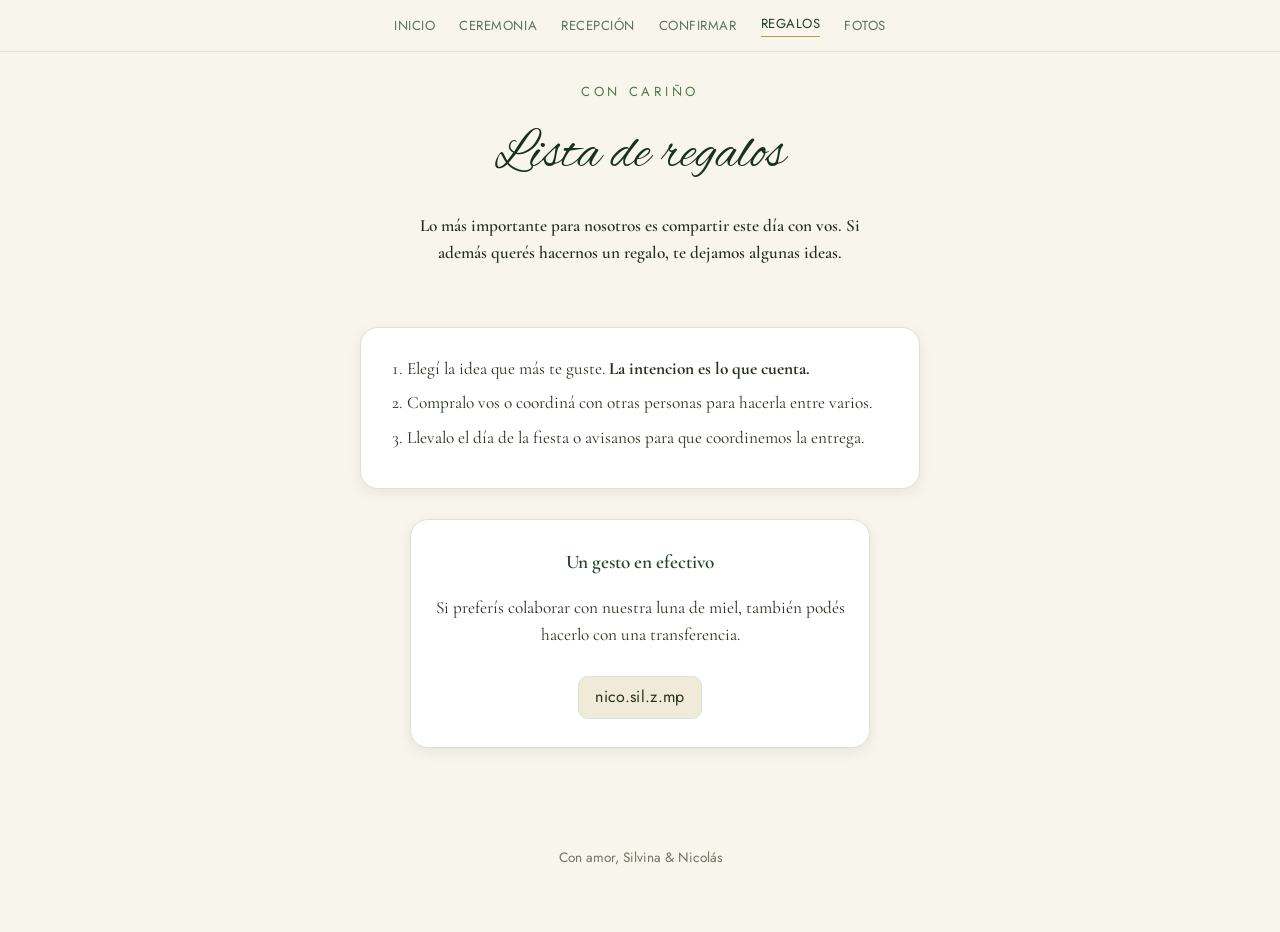
<file: regalos.html>
<!doctype html>
<html lang="es">
<head>
<meta charset="utf-8">
<meta name="viewport" content="width=device-width, initial-scale=1">
<title>Lista de regalos</title>
<link rel="preconnect" href="https://fonts.googleapis.com">
<link rel="preconnect" href="https://fonts.gstatic.com" crossorigin>
<link href="https://fonts.googleapis.com/css2?family=Alex+Brush&family=Cormorant+Garamond:ital,wght@0,400;0,500;0,600;1,400&family=Jost:wght@400;500;600&display=swap" rel="stylesheet">
<link rel="stylesheet" href="theme.css">
<style>
  body { position: relative; }

  header.hero {
    position: relative;
    z-index: 1;
    text-align: center;
    padding: 30px 20px 10px;
  }
  .kicker {
    font-family: var(--sans);
    font-size: 0.82rem;
    letter-spacing: 0.28em;
    color: var(--moss);
    margin: 0 0 10px;
  }
  h1.page-title {
    font-family: var(--script);
    font-weight: 400;
    font-size: clamp(2.2rem, 8vw, 3.4rem);
    color: var(--forest-deep);
    margin: 0 0 16px;
  }
  .intro {
    max-width: 480px;
    margin: 0 auto;
    color: var(--ink);
    font-size: 1.08rem;
  }

  .section { position: relative; z-index: 1; padding: 20px 20px 56px; }

  .gift-grid {
    max-width: 900px;
    margin: 30px auto 0;
    display: grid;
    grid-template-columns: repeat(auto-fill, minmax(230px, 1fr));
    gap: 18px;
  }
  .gift-card { text-align: center; }
  .gift-card .leaf-icon { width: 26px; height: 26px; color: var(--gold); margin-bottom: 8px; }
  .gift-card h3 { font-size: 1.25rem; color: var(--forest); margin-bottom: 6px; }
  .gift-card p { margin: 0; color: var(--ink); font-size: 0.95rem; }
  .gift-card a.gift-link {
    display: inline-block;
    margin-top: 12px;
    font-family: var(--sans);
    font-size: 0.82rem;
    color: var(--forest);
    text-decoration: underline;
    text-underline-offset: 3px;
  }

  .instructions { max-width: 560px; margin: 30px auto 0; }
  .instructions h2 { color: var(--forest); font-size: 1.3rem; margin-bottom: 10px; text-align: center; }
  .instructions ol { margin: 0; padding-left: 1.3em; color: var(--ink); }
  .instructions li { margin-bottom: 8px; }

  .cash-card { max-width: 460px; margin: 30px auto 0; text-align: center; }
  .cash-card h3 { color: var(--forest); font-size: 1.2rem; margin-bottom: 8px; }
  .cash-card .alias {
    display: inline-block;
    margin-top: 10px;
    font-family: var(--sans);
    font-size: 1rem;
    letter-spacing: 0.02em;
    background: var(--cream-deep);
    border: 1px solid var(--sage-light);
    border-radius: var(--radius-sm);
    padding: 8px 16px;
  }

  footer {
    position: relative;
    z-index: 1;
    text-align: center;
    padding: 30px 20px 50px;
    color: var(--muted);
    font-family: var(--sans);
    font-size: 0.85rem;
  }
</style>
</head>
<body>

<div class="leaves-bg" id="leaves-bg" aria-hidden="true"></div>

<nav class="site-nav">
  <a href="index.html#inicio">Inicio</a>
  <a href="index.html#ceremonia">Ceremonia</a>
  <a href="index.html#recepcion">Recepción</a>
  <a href="confirmar.html">Confirmar</a>
  <a href="regalos.html" class="active">Regalos</a>
  <a href="fotos.html">Fotos</a>
</nav>

<header class="hero">
  <p class="kicker">CON CARIÑO</p>
  <h1 class="page-title">Lista de regalos</h1>
  <h2 class="intro">Lo más importante para nosotros es compartir este día con vos. Si además querés hacernos un regalo, te dejamos algunas ideas.</h2>
</header>

<section class="section">

  <!-- Para agregar o quitar un regalo, copiá o borrá un bloque <div class="card gift-card">. -->
  <!-- <div class="gift-grid">

    <div class="card gift-card">
      <svg class="leaf-icon" viewBox="0 0 24 24" fill="currentColor"><path d="M12 2C7 6 4 11 4 15a8 8 0 0016 0c0-4-3-9-8-13z"/></svg>
      <h3>Juego de sábanas</h3>
      <p>Talle queen, blancas o lino natural</p>
    </div>

    <div class="card gift-card">
      <svg class="leaf-icon" viewBox="0 0 24 24" fill="currentColor"><path d="M12 2C7 6 4 11 4 15a8 8 0 0016 0c0-4-3-9-8-13z"/></svg>
      <h3>Vajilla</h3>
      <p>Set de platos color blanco o crudo</p>
      <a class="gift-link" href="https://ejemplo.com" target="_blank" rel="noopener">Ver →</a>
    </div>

  </div> -->

  <div class="card instructions">
    <!-- <h2>Cómo regalarnos</h2> -->
    <ol>
      <li>Elegí la idea que más te guste. <b>La intencion es lo que cuenta.</b></li>
      <li>Compralo vos o coordiná con otras personas para hacerla entre varios.</li>
      <li>Llevalo el día de la fiesta o avisanos para que coordinemos la entrega.</li>
    </ol>
  </div>

  <!-- Regalo en efectivo: completá el alias o borrá este bloque entero. -->
  <div class="card cash-card">
    <h3>Un gesto en efectivo</h3>
    <p>Si preferís colaborar con nuestra luna de miel, también podés hacerlo con una transferencia.</p>
    <span class="alias">nico.sil.z.mp</span>
  </div>
</section>

<footer>
  <p>Con amor, Silvina &amp; Nicolás</p>
</footer>

<script src="guests.js?v=2"></script>
<script>
  // Hojas decorativas y ?g= en el menú (no hay ninguna lógica de regalos).
  (function () {
    var host = document.getElementById('leaves-bg');
    for (var i = 0; i < 9; i++) {
      var svg = document.createElementNS('http://www.w3.org/2000/svg', 'svg');
      svg.setAttribute('viewBox', '0 0 24 24');
      svg.setAttribute('fill', 'currentColor');
      svg.classList.add('leaf-float');
      svg.style.left = ((i * 97) % 100) + '%';
      svg.style.width = svg.style.height = (14 + (i % 4) * 6) + 'px';
      svg.style.animationDuration = (14 + (i % 5) * 4) + 's';
      svg.style.animationDelay = (-(i * 3.4)) + 's';
      svg.innerHTML = '<path d="M12 2C7 6 4 11 4 15a8 8 0 0016 0c0-4-3-9-8-13z"/>';
      host.appendChild(svg);
    }
    var g = getGuestParamFromUrl();
    if (g) applyGuestParamToNav(g);
  })();
</script>
</body>
</html>
</file>
<file: theme.css>
/* ============================================================
   TEMA COMPARTIDO — paleta verde / naturaleza
   Usado por todas las páginas del sitio (index, confirmar,
   regalos, fotos, confirmados).
   ============================================================ */

:root {
  --forest: #22402a;
  --forest-deep: #17301f;
  --moss: #4f7a52;
  --sage: #8faa87;
  --sage-light: #d9e4d1;
  --cream: #f8f5ec;
  --cream-deep: #f0ead9;
  --gold: #b99a53;
  --ink: #263021;
  --muted: #6d7663;
  --white: #ffffff;
  --error: #a8453d;
  --ok: #3f7a4e;
  --shadow: 0 12px 32px rgba(23, 48, 31, 0.10);
  --shadow-soft: 0 4px 14px rgba(23, 48, 31, 0.07);
  --radius: 18px;
  --radius-sm: 10px;
  --serif: 'Cormorant Garamond', Georgia, 'Iowan Old Style', serif;
  --script: 'Alex Brush', 'Brush Script MT', cursive;
  --sans: 'Jost', 'Segoe UI', system-ui, sans-serif;
}

* { box-sizing: border-box; }

html { scroll-behavior: smooth; }

body {
  margin: 0;
  background: var(--cream);
  color: var(--ink);
  font-family: var(--serif);
  font-size: 1.08rem;
  line-height: 1.55;
}

h1, h2, h3 { font-family: var(--serif); font-weight: 600; margin: 0; }

a { color: inherit; }

.container {
  max-width: 720px;
  margin: 0 auto;
  padding: 0 20px;
}

/* ---------- Nav (compartida por todas las páginas) ---------- */

.site-nav {
  position: sticky;
  top: 0;
  z-index: 5;
  display: flex;
  flex-wrap: wrap;
  justify-content: center;
  align-items: center;
  gap: 8px 24px;
  padding: 14px 16px;
  background: rgba(248, 245, 236, 0.92);
  backdrop-filter: blur(6px);
  border-bottom: 1px solid var(--sage-light);
  font-family: var(--sans);
  font-size: 0.82rem;
  letter-spacing: 0.04em;
  text-transform: uppercase;
}
.site-nav a { text-decoration: none; color: var(--forest); opacity: 0.72; white-space: nowrap; }
.site-nav a:hover { opacity: 1; }
.site-nav a.active { opacity: 1; border-bottom: 1px solid var(--gold); padding-bottom: 2px; }

@media (max-width: 480px) {
  .site-nav { gap: 6px 14px; padding: 10px 12px; font-size: 0.72rem; }
}

/* ---------- Botones ---------- */

.btn {
  display: inline-flex;
  align-items: center;
  gap: 8px;
  font-family: var(--sans);
  font-size: 0.95rem;
  font-weight: 500;
  letter-spacing: 0.02em;
  padding: 13px 28px;
  border-radius: 999px;
  border: 1px solid transparent;
  cursor: pointer;
  text-decoration: none;
  transition: transform 0.15s ease, box-shadow 0.15s ease, opacity 0.15s ease;
}
.btn:active { transform: scale(0.97); }
.btn:disabled { opacity: 0.55; cursor: not-allowed; transform: none; }

.btn-primary {
  background: var(--forest);
  color: var(--cream);
  box-shadow: var(--shadow-soft);
}
.btn-primary:hover:not(:disabled) {
  background: var(--forest-deep);
  box-shadow: var(--shadow);
}

.btn-outline {
  background: transparent;
  border-color: var(--moss);
  color: var(--forest);
}
.btn-outline:hover:not(:disabled) { background: var(--sage-light); }

.btn-text {
  background: none;
  border: none;
  color: var(--moss);
  padding: 6px 4px;
  text-decoration: underline;
  text-underline-offset: 3px;
}

/* ---------- Tarjetas ---------- */

.card {
  background: var(--white);
  border: 1px solid var(--sage-light);
  border-radius: var(--radius);
  box-shadow: var(--shadow-soft);
  padding: 28px 24px;
}

/* ---------- Formularios ---------- */

label {
  display: block;
  font-family: var(--sans);
  font-size: 0.8rem;
  letter-spacing: 0.03em;
  text-transform: uppercase;
  color: var(--muted);
  margin-bottom: 6px;
}

input[type="text"], textarea, input[type="password"] {
  width: 100%;
  font-family: var(--serif);
  font-size: 1.05rem;
  padding: 12px 14px;
  border: 1px solid var(--sage-light);
  border-radius: var(--radius-sm);
  background: var(--cream);
  color: var(--ink);
  resize: vertical;
}
input[type="text"]:focus, textarea:focus, input[type="password"]:focus {
  outline: 2px solid var(--moss);
  outline-offset: 1px;
}
textarea { min-height: 90px; }

/* Grupo de botones tipo "pill" para elegir una opción (asiste sí/no) */
.pill-group {
  display: flex;
  gap: 8px;
  flex-wrap: wrap;
}
.pill {
  font-family: var(--sans);
  font-size: 0.9rem;
  padding: 9px 18px;
  border-radius: 999px;
  border: 1px solid var(--sage-light);
  background: var(--cream);
  color: var(--ink);
  cursor: pointer;
  transition: all 0.15s ease;
}
.pill:hover { border-color: var(--moss); }
.pill.selected {
  background: var(--forest);
  border-color: var(--forest);
  color: var(--cream);
}
.pill.selected.no { background: var(--error); border-color: var(--error); }

/* Checkboxes en formato "chip" */
.chip-group { display: flex; flex-wrap: wrap; gap: 8px; }
.chip {
  display: inline-flex;
  align-items: center;
  gap: 6px;
  font-family: var(--sans);
  font-size: 0.85rem;
  padding: 8px 14px;
  border-radius: 999px;
  border: 1px solid var(--sage-light);
  background: var(--cream);
  cursor: pointer;
  user-select: none;
}
.chip input { accent-color: var(--forest); }
.chip.checked { background: var(--sage-light); border-color: var(--moss); }

/* ---------- Decoración vegetal ---------- */

.leaf-icon { width: 1em; height: 1em; display: inline-block; vertical-align: -0.15em; }

.divider {
  display: flex;
  align-items: center;
  justify-content: center;
  gap: 14px;
  margin: 8px 0 28px;
  color: var(--moss);
}
.divider::before, .divider::after {
  content: '';
  height: 1px;
  width: 60px;
  background: var(--sage-light);
}

.leaves-bg {
  position: fixed;
  inset: 0;
  overflow: hidden;
  pointer-events: none;
  z-index: 0;
}
.leaf-float {
  position: absolute;
  top: -60px;
  color: var(--sage);
  opacity: 0.35;
  animation: leafFall linear infinite;
}
@keyframes leafFall {
  0% { transform: translateY(-10vh) translateX(0) rotate(0deg); }
  50% { transform: translateY(50vh) translateX(24px) rotate(160deg); }
  100% { transform: translateY(110vh) translateX(-16px) rotate(320deg); }
}
@media (prefers-reduced-motion: reduce) {
  .leaf-float { animation: none; display: none; }
  html { scroll-behavior: auto; }
}

/* ---------- Revelado al hacer scroll ---------- */

.reveal {
  opacity: 0;
  transform: translateY(18px);
  transition: opacity 0.7s ease, transform 0.7s ease;
}
.reveal.in-view { opacity: 1; transform: translateY(0); }

/* ---------- Utilidades de estado ---------- */

.status-msg { font-family: var(--sans); font-size: 0.88rem; min-height: 1.2em; }
.status-msg.error { color: var(--error); }
.status-msg.ok { color: var(--ok); }
.status-msg.muted { color: var(--muted); }
</file>
